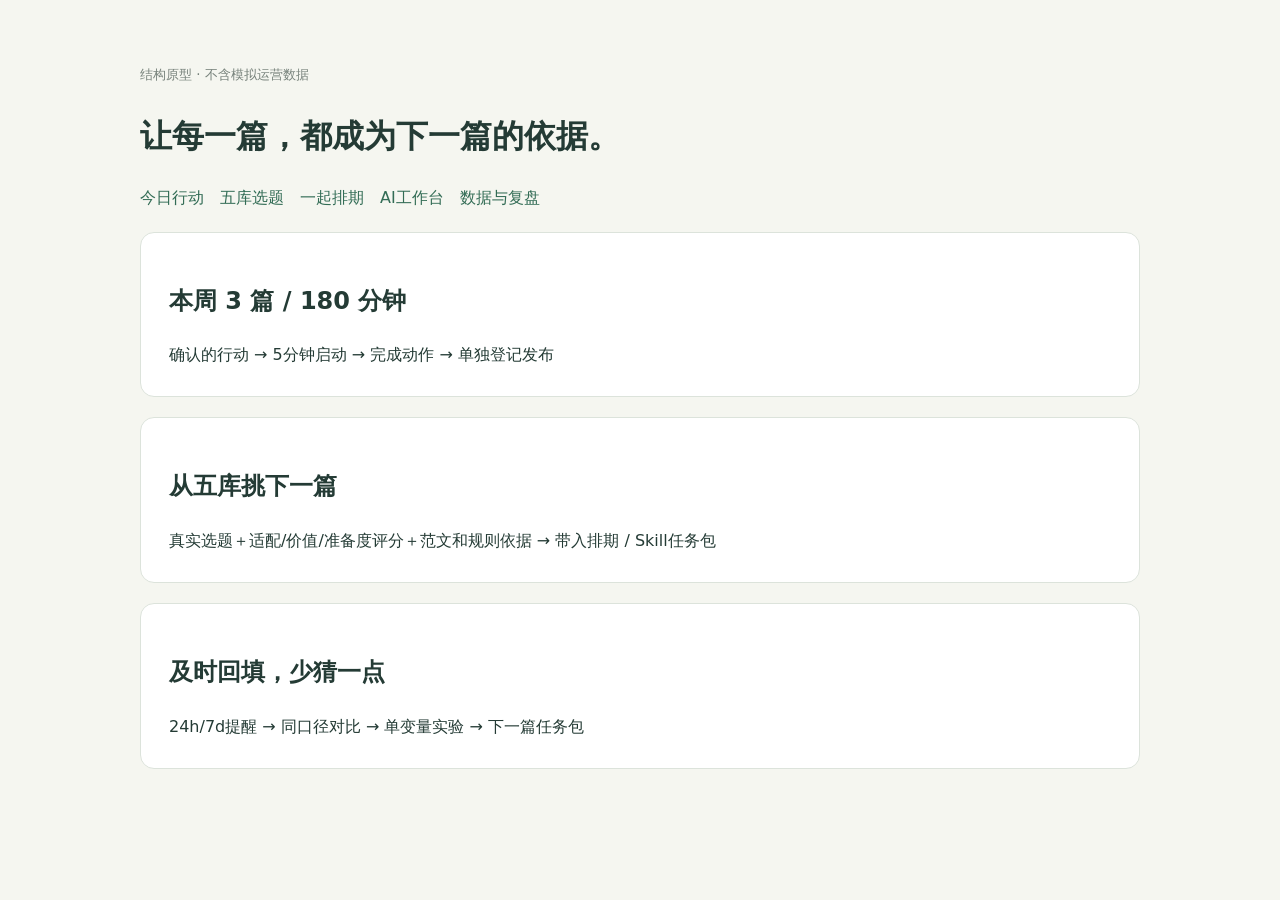
<file: docs/prototype.html>
<!doctype html><meta charset="utf-8"><title>五库闭环原型</title><style>body{background:#f5f6f0;color:#243b35;font:16px/1.7 system-ui;max-width:1000px;margin:60px auto}section{background:white;border:1px solid #dce3db;border-radius:14px;padding:28px;margin:20px 0}nav{color:#326c55}small{color:#77827b}</style><small>结构原型 · 不含模拟运营数据</small><h1>让每一篇，都成为下一篇的依据。</h1><nav>今日行动　五库选题　一起排期　AI工作台　数据与复盘</nav><section><h2>本周 3 篇 / 180 分钟</h2>确认的行动 → 5分钟启动 → 完成动作 → 单独登记发布</section><section><h2>从五库挑下一篇</h2>真实选题＋适配/价值/准备度评分＋范文和规则依据 → 带入排期 / Skill任务包</section><section><h2>及时回填，少猜一点</h2>24h/7d提醒 → 同口径对比 → 单变量实验 → 下一篇任务包</section>
</file>
